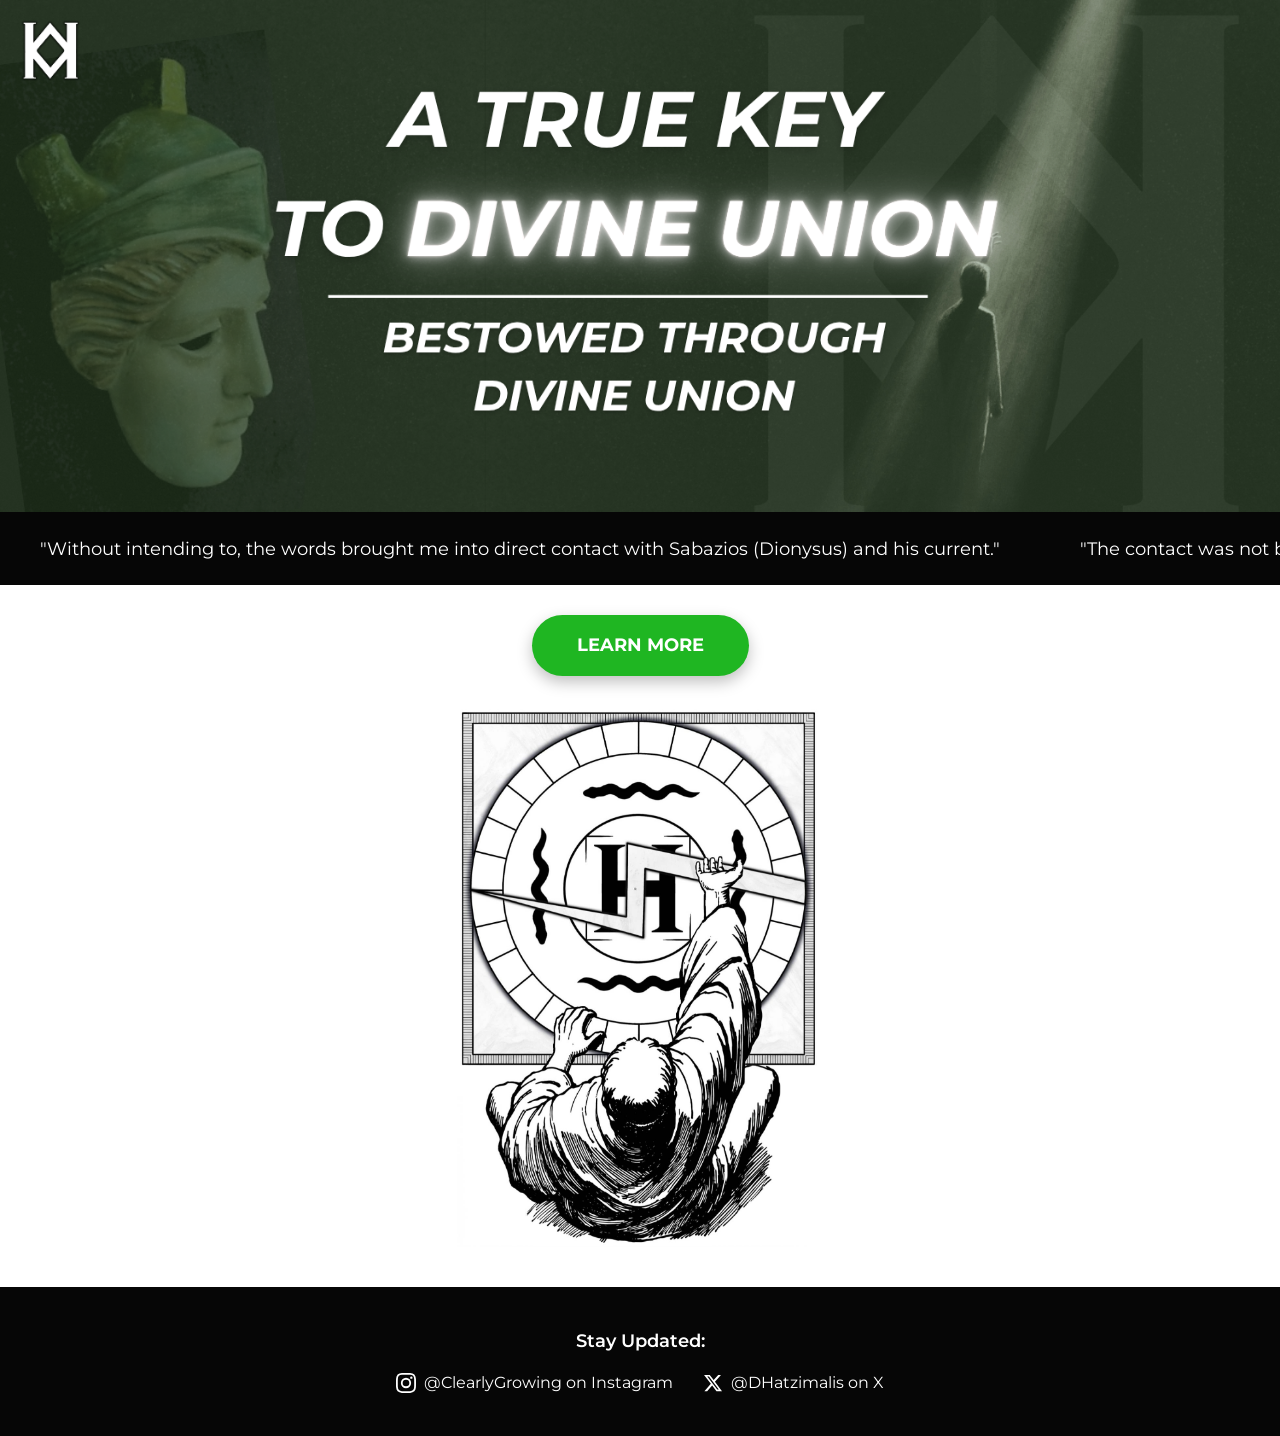
<file: index.html>
<!DOCTYPE html>
<html lang="en">
<head>
    <meta charset="UTF-8">
    <meta name="viewport" content="width=device-width, initial-scale=1.0">
    <title>A True Key To Divine Union</title>
    <link rel="stylesheet" href="style.css">
</head>
<body>

    <!-- Visual Header ONLY -->
    <header>
        <img src="Landingpage-header.png" alt="Header Image Broken - Check File Name" class="header-img">
    </header>

    <!-- Seamless Scrolling Quotes -->
    <div class="marquee-wrapper">
        <div class="marquee-content">
            <span>"Without intending to, the words brought me into direct contact with Sabazios (Dionysus) and his current."</span>
            <span>"The contact was not bounded by music or ritual. They were not looking at sterile text in a museum, but a homily to divinities sang in these pages."</span>
            <span>"It is a revelation."</span>
            <span>"I just flipped to the Hymn page, didn’t read any of it and just could feel the power behind it, just opening that page I felt a swelling in and around my head, this has only happened when visiting vortex sites around the country."</span>
        </div>
        <div class="marquee-content">
            <span>"Without intending to, the words brought me into direct contact with Sabazios (Dionysus) and his current."</span>
            <span>"The contact was not bounded by music or ritual. They were not looking at sterile text in a museum, but a homily to divinities sang in these pages."</span>
            <span>"It is a revelation."</span>
            <span>"I just flipped to the Hymn page, didn’t read any of it and just could feel the power behind it, just opening that page I felt a swelling in and around my head, this has only happened when visiting vortex sites around the country."</span>
        </div>
    </div>

    <!-- Call to Action Section -->
    <section class="bg-white center-text pt-small">
        <a href="bridge.html" class="btn-jade" style="margin-bottom: 15px;">LEARN MORE</a>
        <a href="bridge.html">
            <img src="image (6).jpg" alt="Practitioner at the setup" class="setup-img">
        </a>
    </section>

    <!-- Footer -->
    <footer class="bg-black footer-socials">
        <p>Stay Updated:</p>
        <div class="social-links">
            <a href="https://www.instagram.com/clearlygrowing/" target="_blank" class="social-item">
                <svg class="social-icon" viewBox="0 0 24 24"><path d="M12 2.163c3.204 0 3.584.012 4.85.07 3.252.148 4.771 1.691 4.919 4.919.058 1.265.069 1.645.069 4.849 0 3.205-.012 3.584-.069 4.849-.149 3.225-1.664 4.771-4.919 4.919-1.266.058-1.644.07-4.85.07-3.204 0-3.584-.012-4.849-.07-3.26-.149-4.771-1.699-4.919-4.92-.058-1.265-.07-1.644-.07-4.849 0-3.204.013-3.583.07-4.849.149-3.227 1.664-4.771 4.919-4.919 1.266-.057 1.645-.069 4.849-.069zM12 0C8.741 0 8.333.014 7.053.072 2.695.272.273 2.69.073 7.052.014 8.333 0 8.741 0 12c0 3.259.014 3.668.072 4.948.2 4.358 2.618 6.78 6.98 6.98C8.333 23.986 8.741 24 12 24c3.259 0 3.668-.014 4.948-.072 4.354-.2 6.782-2.618 6.979-6.98.059-1.28.073-1.689.073-4.948 0-3.259-.014-3.667-.072-4.947-.196-4.354-2.617-6.78-6.979-6.98C15.668.014 15.259 0 12 0zm0 5.838a6.162 6.162 0 100 12.324 6.162 6.162 0 000-12.324zM12 16a4 4 0 110-8 4 4 0 010 8zm6.406-11.845a1.44 1.44 0 100 2.881 1.44 1.44 0 000-2.881z"/></svg>
                @ClearlyGrowing on Instagram
            </a>
            <a href="https://x.com/dhatzimalis" target="_blank" class="social-item">
                <svg class="social-icon" viewBox="0 0 24 24"><path d="M18.244 2.25h3.308l-7.227 8.26 8.502 11.24H16.17l-5.214-6.817L4.99 21.75H1.68l7.73-8.835L1.254 2.25H8.08l4.713 6.231zm-1.161 17.52h1.833L7.084 4.126H5.117z"/></svg>
                @DHatzimalis on X
            </a>
        </div>
    </footer>

</body>
</html>
</file>
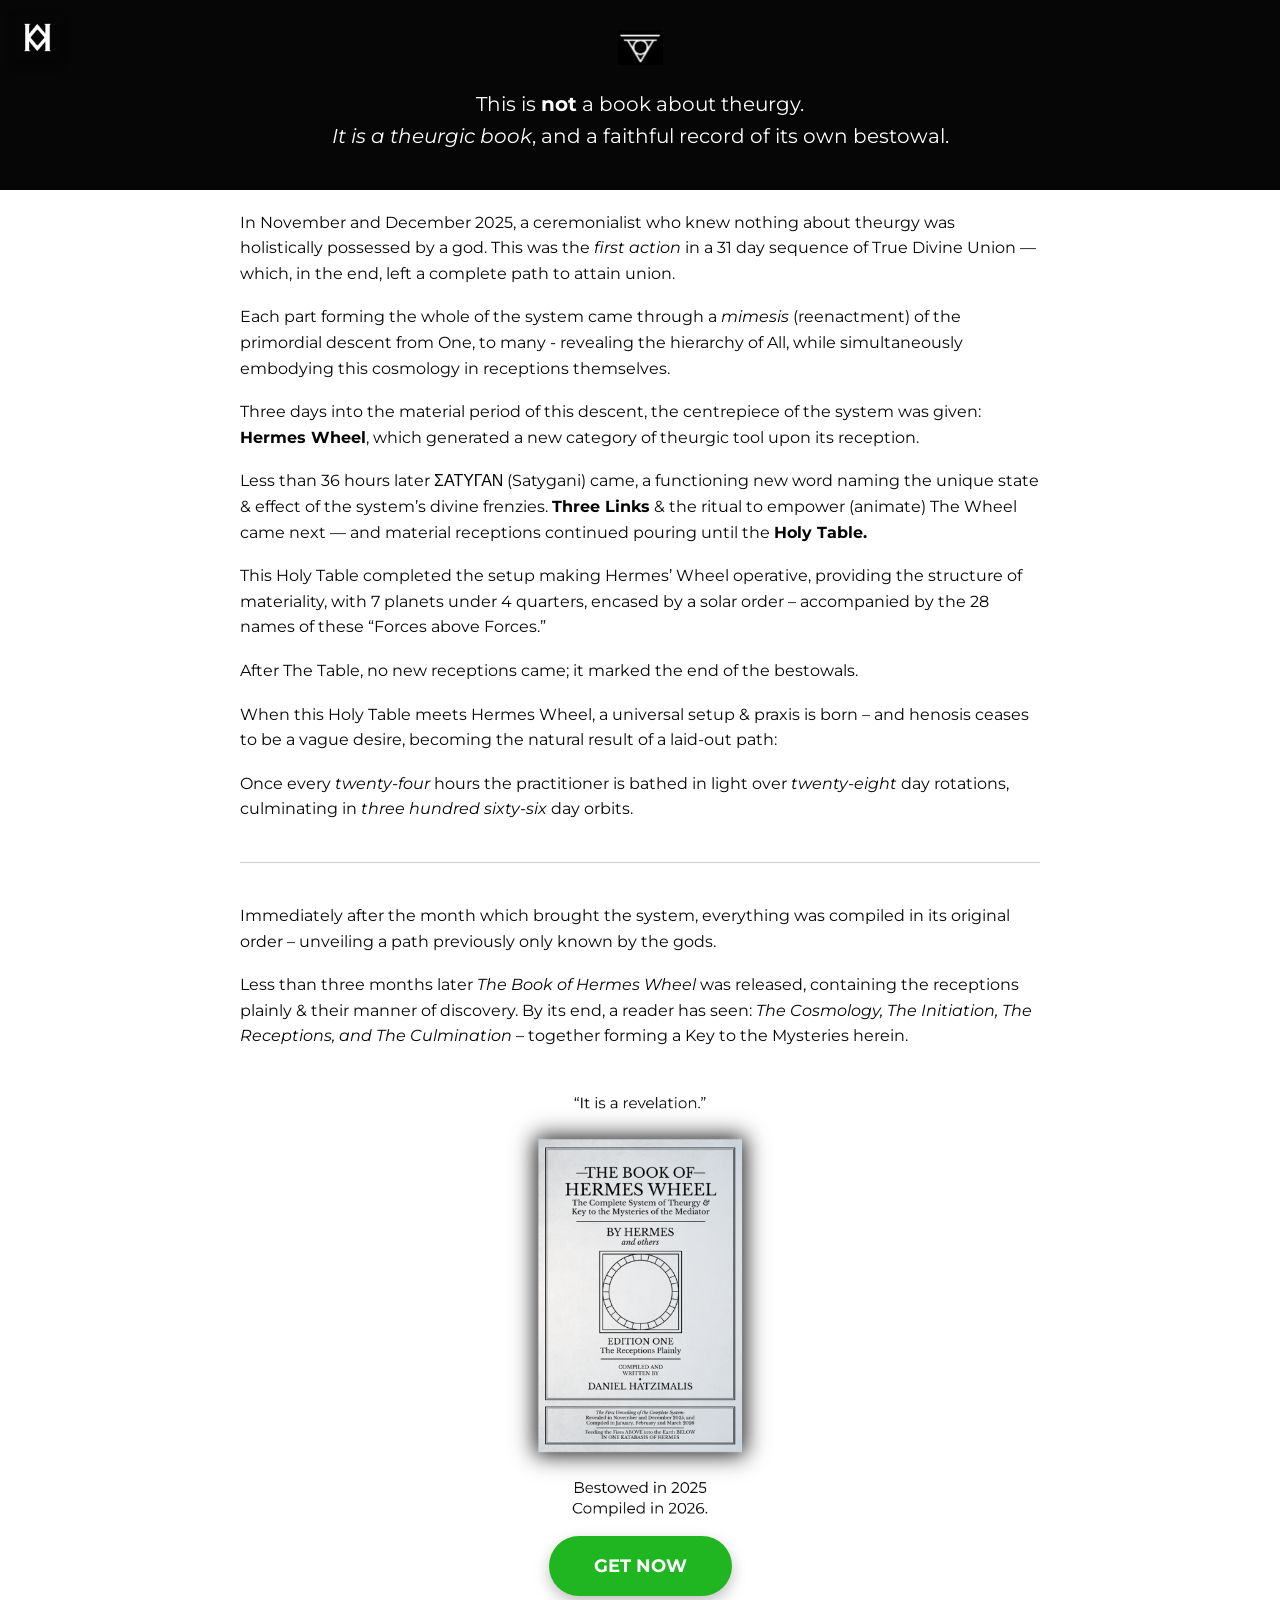
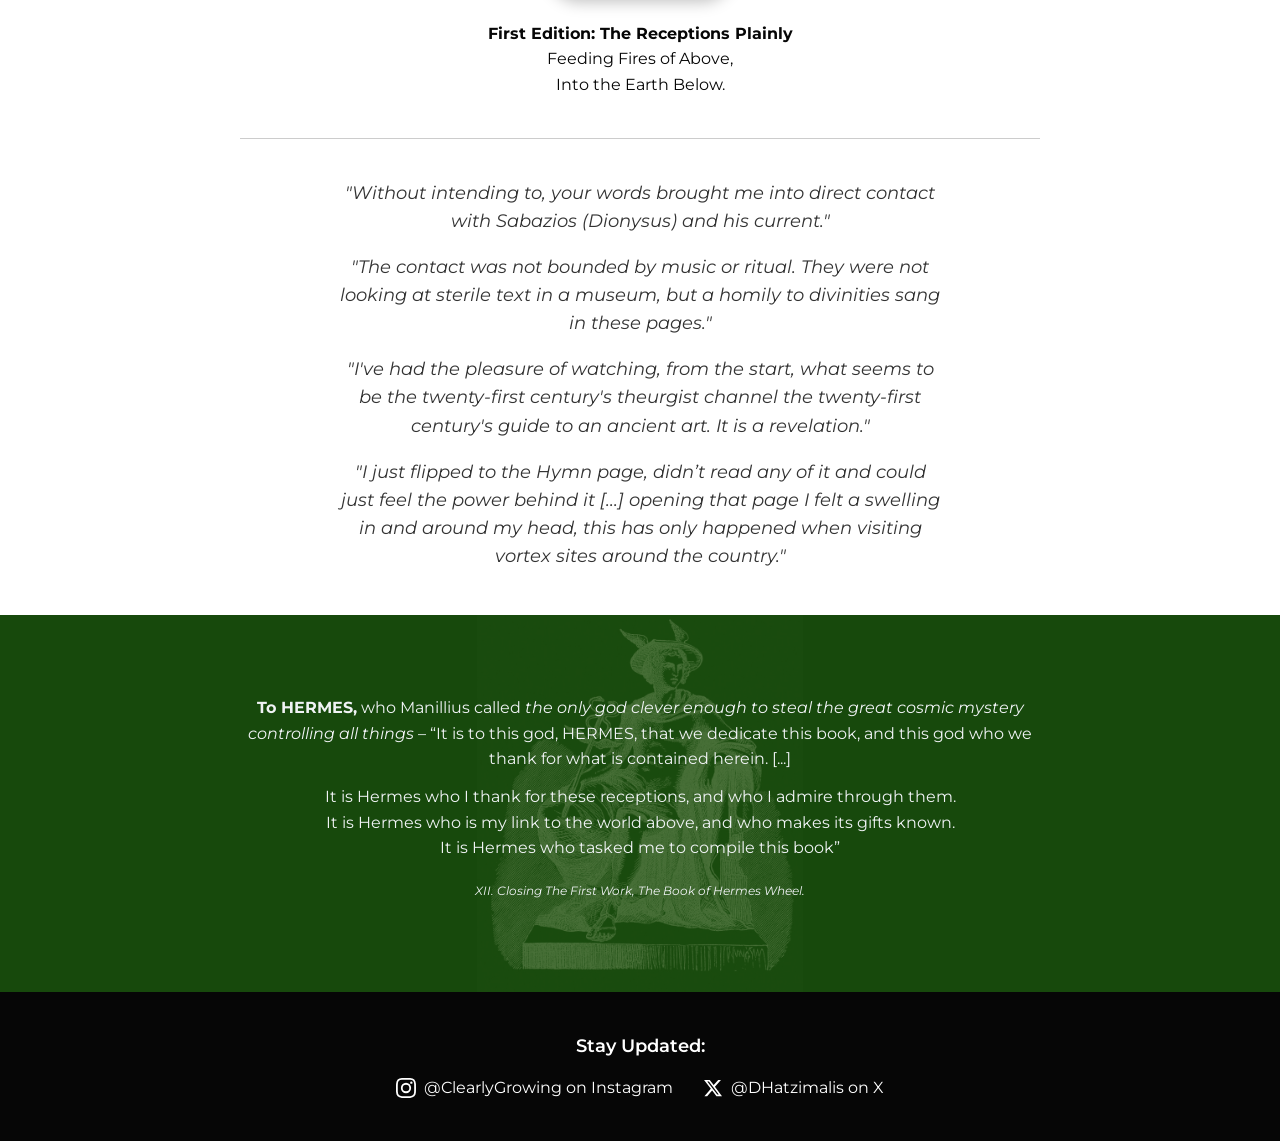
<file: bridge.html>
<!DOCTYPE html>
<html lang="en">
<head>
    <meta charset="UTF-8">
    <meta name="viewport" content="width=device-width, initial-scale=1.0">
    <title>The Book of Hermes Wheel</title>
    <link rel="stylesheet" href="style.css">
</head>
<body>

    <!-- Floating Back Button -->
    <a href="index.html">
        <img src="Untitled Artwork - Edited - Edited.png" alt="Sticky Logo Broken - Check File Name" class="sticky-logo">
    </a>

    <!-- Prologue Section -->
    <section class="bg-black center-text prologue-section">
        <img src="noeticsigils - Edited.jpg" alt="Noetic Sigil Broken - Check File Name" class="crown-sigil">
        <div class="container prologue-text" style="text-align: center;">
            <p>This is <strong>not</strong> a book about theurgy.<br>
            <em>It is a theurgic book</em>, and a faithful record of its own bestowal.</p>
        </div>
    </section>

    <!-- Main Text Section -->
    <section class="bg-white main-text-section">
        <div class="container">
            <p>In November and December 2025, a ceremonialist who knew nothing about theurgy was holistically possessed by a god. This was the <em>first action</em> in a 31 day sequence of True Divine Union — which, in the end, left a complete path to attain union.</p>
            
            <p>Each part forming the whole of the system came through a <em>mimesis</em> (reenactment) of the primordial descent from One, to many - revealing the hierarchy of All, while simultaneously embodying this cosmology in receptions themselves.</p>
            
            <p>Three days into the material period of this descent, the centrepiece of the system was given: <strong>Hermes Wheel</strong>, which generated a new category of theurgic tool upon its reception.</p>
            
            <p>Less than 36 hours later ΣΑΤΥΓΑΝ (Satygani) came, a functioning new word naming the unique state & effect of the system’s divine frenzies. <strong>Three Links</strong> & the ritual to empower (animate) The Wheel came next — and material receptions continued pouring until the <strong>Holy Table.</strong></p>
            
            <p>This Holy Table completed the setup making Hermes’ Wheel operative, providing the structure of materiality, with 7 planets under 4 quarters, encased by a solar order – accompanied by the 28 names of these “Forces above Forces.”</p>
            
            <p>After The Table, no new receptions came; it marked the end of the bestowals.</p>
            
            <p>When this Holy Table meets Hermes Wheel, a universal setup & praxis is born – and henosis ceases to be a vague desire, becoming the natural result of a laid-out path:</p>
            
            <p>Once every <em>twenty-four</em> hours the practitioner is bathed in light over <em>twenty-eight</em> day rotations, culminating in <em>three hundred sixty-six</em> day orbits.</p>
            
            <hr class="thin-line">
            
            <p>Immediately after the month which brought the system, everything was compiled in its original order – unveiling a path previously only known by the gods.</p>
            
            <p>Less than three months later <em>The Book of Hermes Wheel</em> was released, containing the receptions plainly & their manner of discovery. By its end, a reader has seen: <em>The Cosmology, The Initiation, The Receptions, and The Culmination</em> – together forming a Key to the Mysteries herein.</p>
        </div>

        <!-- The Artifact & CTA -->
        <div class="center-text">
            <a href="https://amzn.to/4sZTRoL" target="_blank" style="display: block;">
                <img src="bookcover.png" alt="Book Cover Broken - Check File Name" class="book-image">
            </a>
            
            <a href="https://amzn.to/4sZTRoL" class="btn-jade" target="_blank" style="margin-top: 0;">GET NOW</a>
            
            <p style="margin-bottom: 0;"><strong>First Edition: The Receptions Plainly</strong></p>
            <p style="margin-bottom: 25px;">Feeding Fires of Above,<br>Into the Earth Below.</p>
        </div>

        <!-- Static Quotes Section -->
        <div class="container center-text">
            <hr class="thin-line">
            
            <div class="quotes-wrapper">
                <p class="static-quote">"Without intending to, your words brought me into direct contact with Sabazios (Dionysus) and his current."</p>
                <p class="static-quote">"The contact was not bounded by music or ritual. They were not looking at sterile text in a museum, but a homily to divinities sang in these pages."</p>
                <p class="static-quote">"I've had the pleasure of watching, from the start, what seems to be the twenty-first century's theurgist channel the twenty-first century's guide to an ancient art. It is a revelation."</p>
                <p class="static-quote">"I just flipped to the Hymn page, didn’t read any of it and could just feel the power behind it [...] opening that page I felt a swelling in and around my head, this has only happened when visiting vortex sites around the country."</p>
            </div>
        </div>
    </section>

    <!-- Hermes Dedication Section - REVERTED to pt-large for proper height -->
    <section class="bg-forest pt-large pb-large center-text hermes-section">
        <div class="container" style="text-align: center;">
            <p><strong>To HERMES,</strong> who Manillius called <em>the only god clever enough to steal the great cosmic mystery controlling all things</em> – “It is to this god, HERMES, that we dedicate this book, and this god who we thank for what is contained herein. [...]</p>
            
            <p>It is Hermes who I thank for these receptions, and who I admire through them.<br>
            It is Hermes who is my link to the world above, and who makes its gifts known.<br>
            It is Hermes who tasked me to compile this book”</p>
            
            <p style="font-size: 0.75rem; font-style: italic; margin-top: 20px;">XII. Closing The First Work, The Book of Hermes Wheel.</p>
        </div>
    </section>

    <!-- Footer -->
    <footer class="bg-black footer-socials">
        <p>Stay Updated:</p>
        <div class="social-links">
            <a href="https://www.instagram.com/clearlygrowing/" target="_blank" class="social-item">
                <svg class="social-icon" viewBox="0 0 24 24"><path d="M12 2.163c3.204 0 3.584.012 4.85.07 3.252.148 4.771 1.691 4.919 4.919.058 1.265.069 1.645.069 4.849 0 3.205-.012 3.584-.069 4.849-.149 3.225-1.664 4.771-4.919 4.919-1.266.058-1.644.07-4.85.07-3.204 0-3.584-.012-4.849-.07-3.26-.149-4.771-1.699-4.919-4.92-.058-1.265-.07-1.644-.07-4.849 0-3.204.013-3.583.07-4.849.149-3.227 1.664-4.771 4.919-4.919 1.266-.057 1.645-.069 4.849-.069zM12 0C8.741 0 8.333.014 7.053.072 2.695.272.273 2.69.073 7.052.014 8.333 0 8.741 0 12c0 3.259.014 3.668.072 4.948.2 4.358 2.618 6.78 6.98 6.98C8.333 23.986 8.741 24 12 24c3.259 0 3.668-.014 4.948-.072 4.354-.2 6.782-2.618 6.979-6.98.059-1.28.073-1.689.073-4.948 0-3.259-.014-3.667-.072-4.947-.196-4.354-2.617-6.78-6.979-6.98C15.668.014 15.259 0 12 0zm0 5.838a6.162 6.162 0 100 12.324 6.162 6.162 0 000-12.324zM12 16a4 4 0 110-8 4 4 0 010 8zm6.406-11.845a1.44 1.44 0 100 2.881 1.44 1.44 0 000-2.881z"/></svg>
                @ClearlyGrowing on Instagram
            </a>
            <a href="https://x.com/dhatzimalis" target="_blank" class="social-item">
                <svg class="social-icon" viewBox="0 0 24 24"><path d="M18.244 2.25h3.308l-7.227 8.26 8.502 11.24H16.17l-5.214-6.817L4.99 21.75H1.68l7.73-8.835L1.254 2.25H8.08l4.713 6.231zm-1.161 17.52h1.833L7.084 4.126H5.117z"/></svg>
                @DHatzimalis on X
            </a>
        </div>
    </footer>

</body>
</html>
</file>
<file: style.css>
@import url('https://fonts.googleapis.com/css2?family=Montserrat:ital,wght@0,400;0,600;0,700;1,400;1,600&display=swap');

/* Base Reset & Typography */
html {
    -webkit-text-size-adjust: 100%; 
}
* {
    box-sizing: border-box;
    margin: 0;
    padding: 0;
}
body {
    font-family: 'Montserrat', sans-serif;
    background-color: #FFFFFF;
    color: #060606;
    line-height: 1.6;
    text-align: center;
    -webkit-font-smoothing: antialiased;
}

/* Color Utility Classes */
.bg-forest { background-color: #17490C; color: #F0F3F5; }
.bg-black { background-color: #060606; color: #FFFFFF; }
.bg-white { background-color: #FFFFFF; color: #060606; }
.text-platinum { color: #F0F3F5; }

/* Buttons */
.btn-jade {
    background-color: #1FB622;
    color: #FFFFFF;
    padding: 16px 45px;
    font-size: 1.1rem;
    font-weight: 700;
    text-decoration: none;
    display: inline-block;
    border-radius: 40px; 
    box-shadow: 0px 6px 15px rgba(0, 0, 0, 0.25);
    margin: 10px 0 25px 0; 
    transition: transform 0.2s ease, box-shadow 0.2s ease;
    position: relative; 
    z-index: 10; 
}
.btn-jade:hover {
    transform: translateY(-2px);
    box-shadow: 0px 8px 20px rgba(0, 0, 0, 0.35);
}

/* Layout & Imagery */
header {
    padding: 0;
    margin: 0;
    line-height: 0; 
}
.header-img {
    width: 100%;
    height: auto;
    display: block;
}
.setup-img {
    max-width: 600px;
    width: 100%;
    display: block;
    margin: 0 auto 40px auto; 
    transition: transform 0.2s ease; 
    position: relative;
    z-index: 1; 
}
.setup-img:hover {
    transform: translateY(-2px); 
}
.book-image { 
    max-width: 450px; 
    width: 100%; 
    display: block; 
    margin: 10px auto 0 auto; 
    transition: transform 0.2s ease;
}
.book-image:hover {
    transform: translateY(-2px);
}
.crown-sigil {
    max-width: 45px; 
    margin-bottom: 5px; 
    display: inline-block;
}
.sticky-logo {
    position: fixed;
    top: 15px;
    left: 15px;
    width: 45px;
    height: auto;
    z-index: 100;
    border-radius: 4px;
    box-shadow: 0px 4px 10px rgba(0,0,0,0.4);
    transition: transform 0.2s ease;
}
.sticky-logo:hover {
    transform: scale(1.05);
}

/* Seamless Marquee */
.marquee-wrapper {
    display: flex;
    overflow: hidden;
    background-color: #060606;
    color: #FFFFFF;
    padding: 22px 0;
}
.marquee-content {
    flex-shrink: 0;
    display: flex;
    animation: scroll 75s linear infinite; 
}
.marquee-content span {
    margin: 0 40px;
    font-size: 1.15rem; 
    white-space: nowrap;
    display: inline-block;
}
@keyframes scroll {
    0% { transform: translateX(0); }
    100% { transform: translateX(-100%); }
}

/* Spacing & Sections */
.container { 
    max-width: 800px; 
    margin: 0 auto; 
    text-align: left; 
}
.container p { margin-bottom: 18px; }
.center-text { text-align: center; }

.pt-small { padding-top: 20px; }
.pb-small { padding-bottom: 20px; }
.pt-large { padding-top: 80px; }
.pb-large { padding-bottom: 80px; }

.prologue-section { padding: 30px 20px 20px 20px; } 
.main-text-section { padding: 20px 20px 45px 20px; } /* REVERTED TO 80px GAP */
.prologue-text { font-size: 1.25rem; margin-top: 10px; }

hr.thin-line { 
    border: 0; 
    height: 1px; 
    background-color: #CCCCCC; 
    margin: 40px 0; 
}

/* New Elements (Quotes & Hermes Section) */
.quotes-wrapper {
    max-width: 600px; 
    margin: 0 auto;
}
.static-quote {
    font-size: 1.1rem;
    font-style: italic;
    margin-bottom: 25px;
    color: #333333;
}
.quotes-wrapper .static-quote:last-child {
    margin-bottom: 0; 
}

/* 28% Opacity Background Layer Setup */
.hermes-section {
    position: relative;
    overflow: hidden; 
}
.hermes-section::before {
    content: "";
    position: absolute;
    top: 0; left: 0; right: 0; bottom: 0;
    background-image: url('Untitled design (7).png');
    background-size: contain; 
    background-position: center center;
    background-repeat: no-repeat;
    opacity: 0.28; 
    z-index: 0; 
}
.hermes-section .container {
    position: relative;
    z-index: 1; 
}
.hermes-section p {
    margin-bottom: 12px; 
}

/* Footer */
.footer-socials { 
    padding: 40px 20px; 
    display: flex;
    flex-direction: column;
    align-items: center;
    gap: 15px;
}
.footer-socials p { font-weight: 600; font-size: 1.1rem; margin: 0; }
.social-links {
    display: flex;
    gap: 30px;
    align-items: center;
    flex-wrap: wrap;
    justify-content: center;
}
.social-item {
    display: flex;
    align-items: center;
    gap: 8px;
    color: #FFFFFF;
    text-decoration: none;
    font-weight: 400;
    font-size: 1rem;
}
.social-item:hover { text-decoration: underline; }
.social-icon { width: 20px; height: 20px; fill: currentColor; }

/* --- AGGRESSIVE MOBILE RESPONSIVENESS --- */
@media (max-width: 768px) {
    .marquee-content span {
        font-size: 0.85rem !important; 
        margin: 0 20px !important; 
    }
    .container {
        padding-left: 20px; 
        padding-right: 20px;
    }
    .hermes-section .container {
        padding-left: 25px;
        padding-right: 25px;
    }
}
</file>
